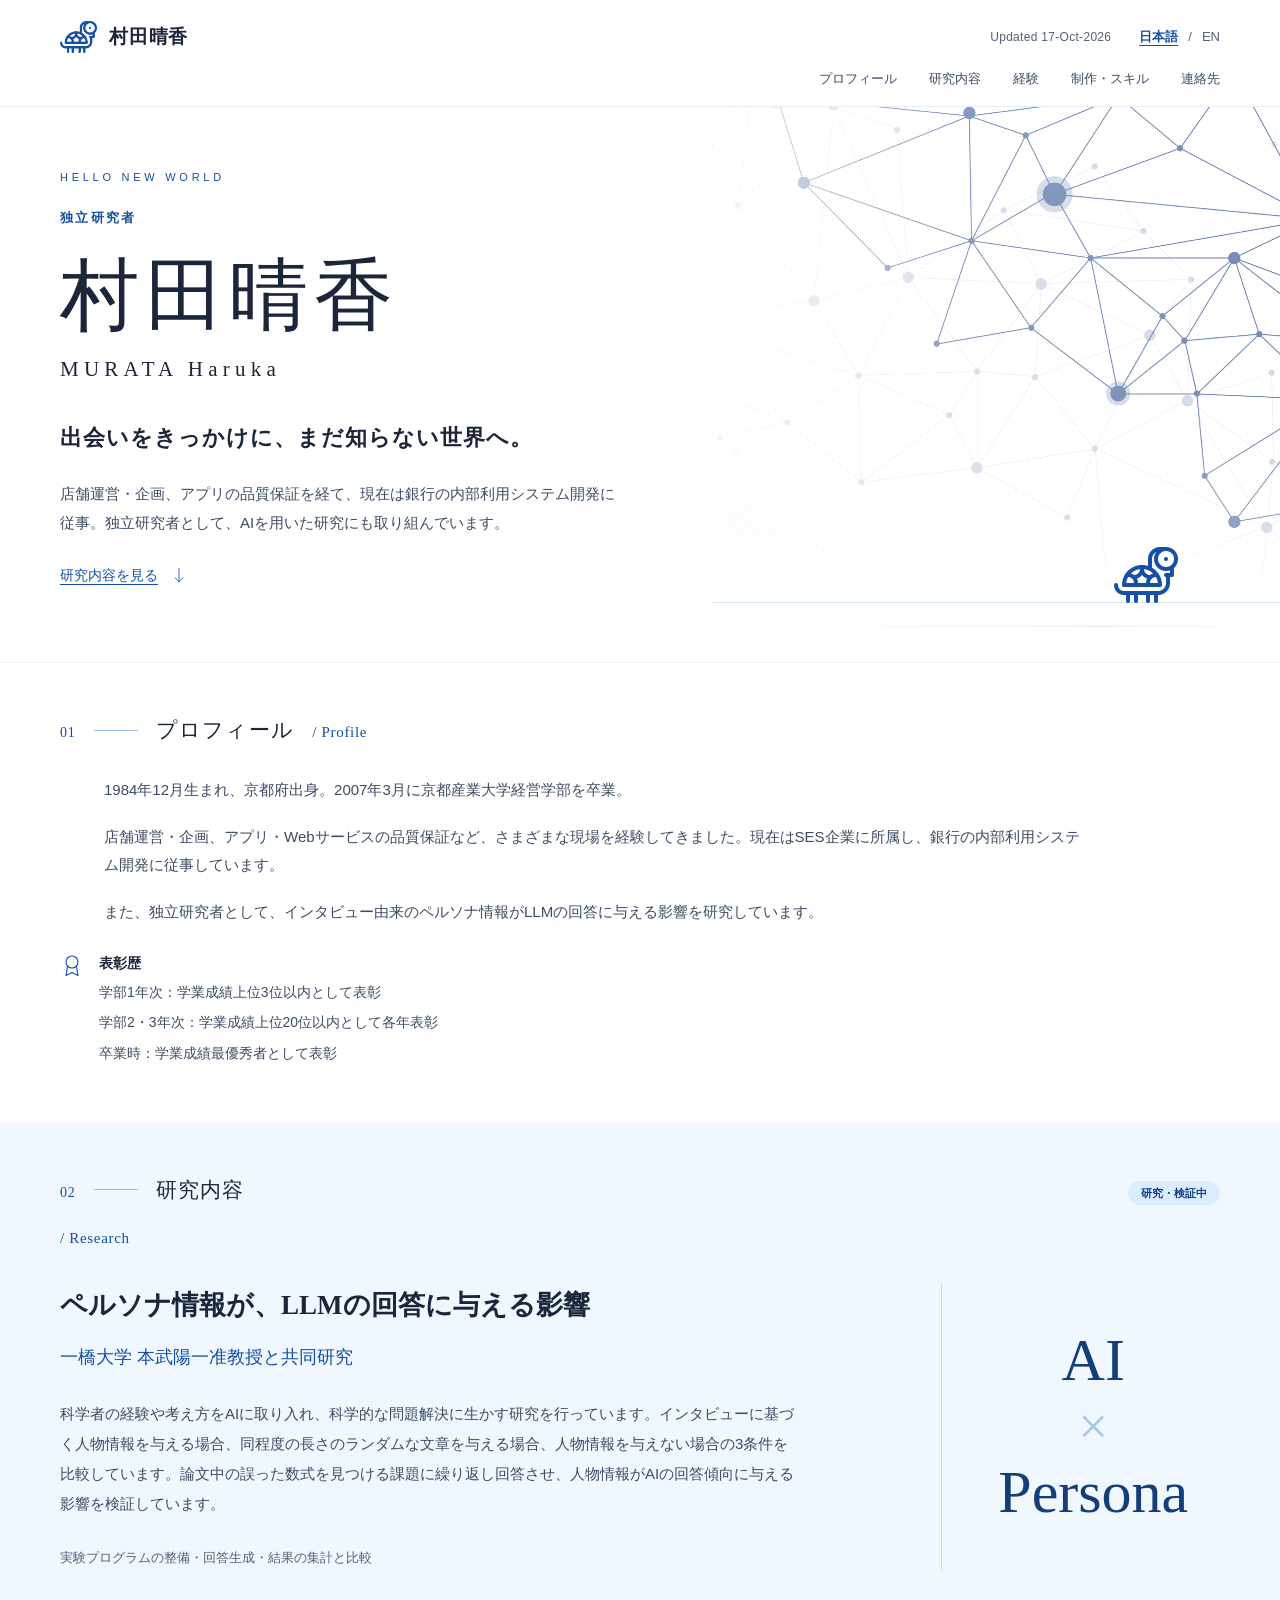
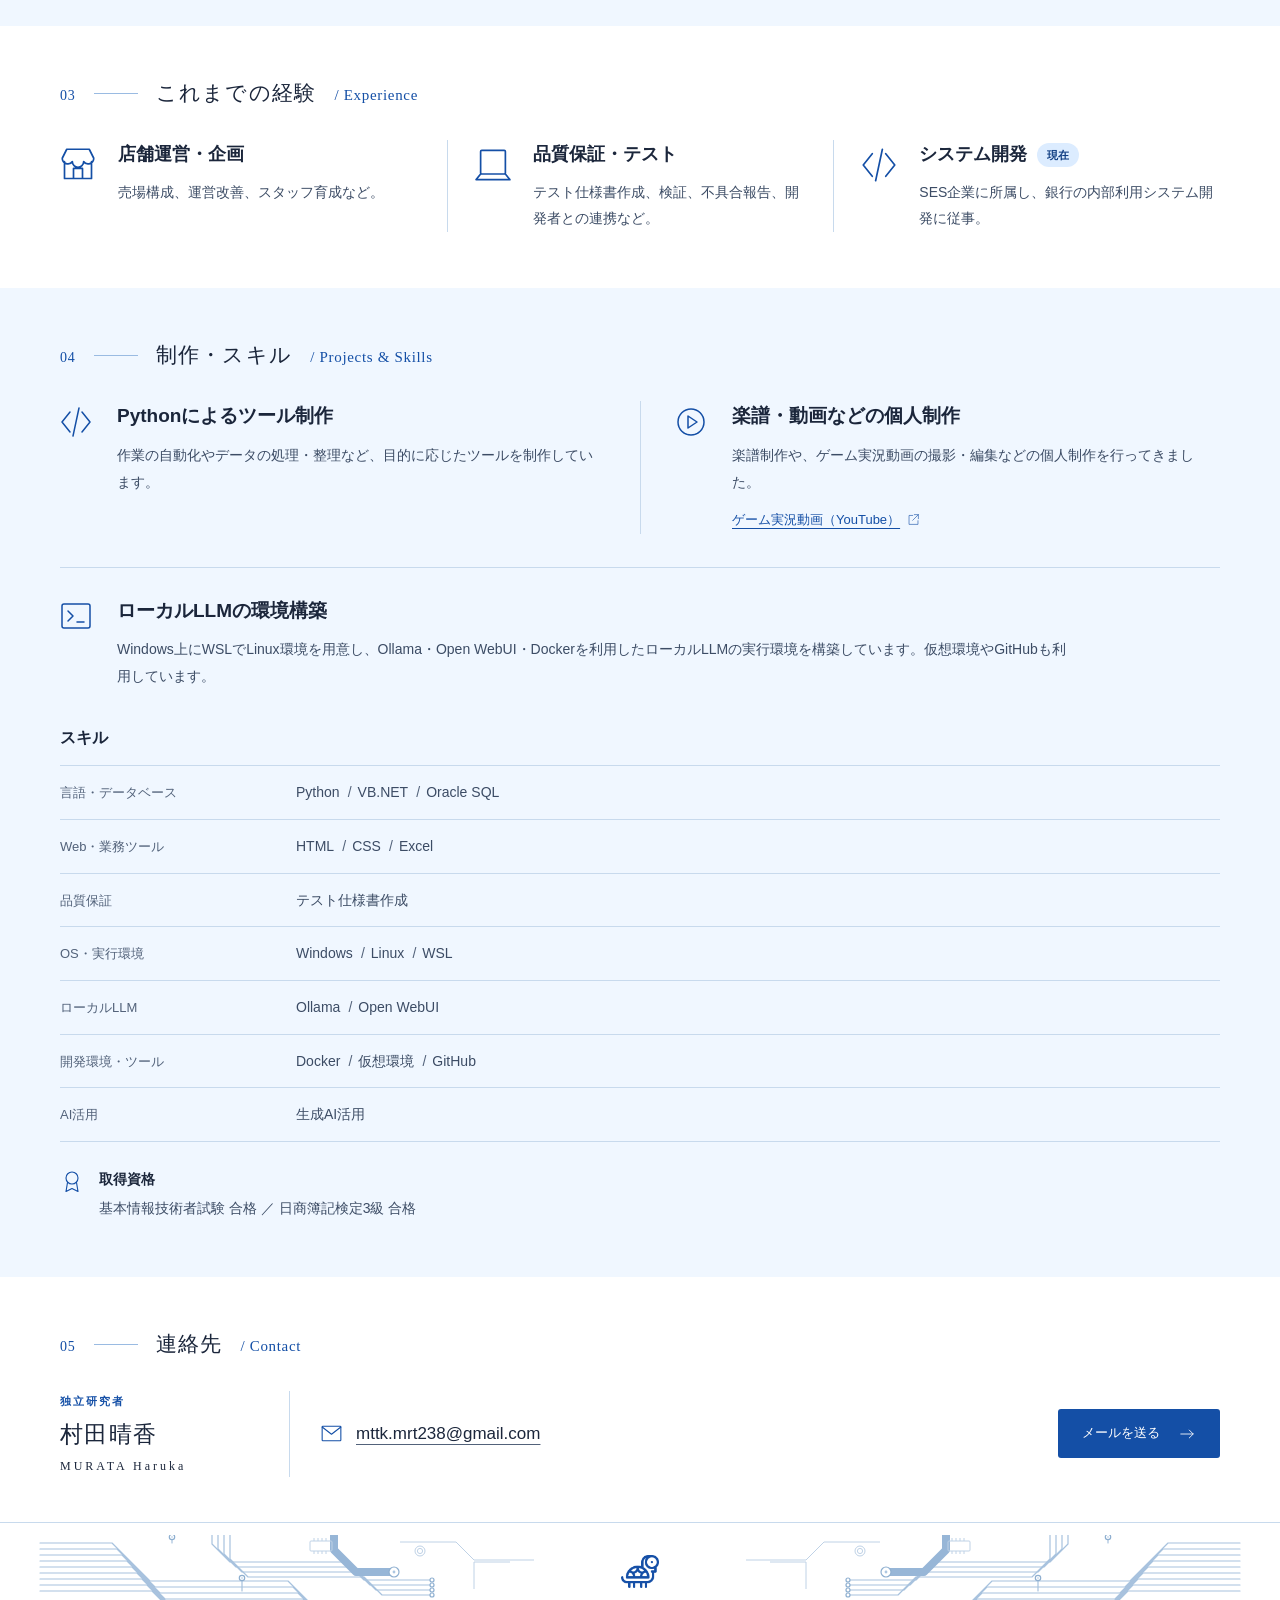
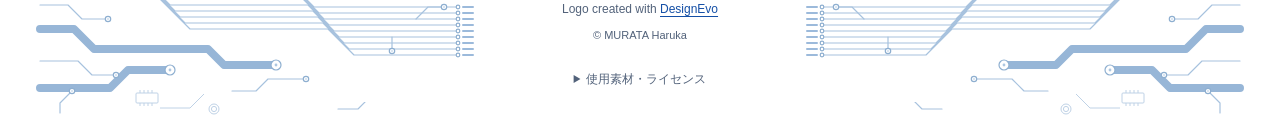
<file: index.html>
<!doctype html>
<html lang="ja">
<head>
  <meta charset="utf-8">
  <meta name="viewport" content="width=device-width, initial-scale=1">
  <meta name="color-scheme" content="light">
  <meta name="theme-color" content="#ffffff">
  <title>村田晴香 | 独立研究者</title>
  <meta name="description" content="独立研究者・村田晴香の自己紹介。AIを用いた共同研究、システム開発、品質保証、個人制作の取り組みを紹介します。">
  <link rel="canonical" href="https://tam829.github.io/pf/index.html">
  <link rel="alternate" hreflang="ja" href="https://tam829.github.io/pf/index.html">
  <link rel="alternate" hreflang="en" href="https://tam829.github.io/pf/en/index.html">
  <link rel="alternate" hreflang="x-default" href="https://tam829.github.io/pf/index.html">
  <meta property="og:type" content="website">
  <meta property="og:title" content="村田晴香 | 独立研究者">
  <meta property="og:description" content="独立研究者・村田晴香の自己紹介。AIを用いた共同研究、システム開発、品質保証、個人制作の取り組みを紹介します。">
  <meta property="og:url" content="https://tam829.github.io/pf/index.html">
  <meta property="og:locale" content="ja_JP">
  <meta property="og:locale:alternate" content="en_US">
  <meta property="og:image" content="https://tam829.github.io/pf/assets/og-image.png">
  <meta property="og:image:width" content="1200">
  <meta property="og:image:height" content="630">
  <meta property="og:image:alt" content="MURATA Haruka / Independent Researcher。青い亀とネットワーク模様のプロフィール画像。">
  <meta name="twitter:card" content="summary_large_image">
  <meta name="twitter:title" content="村田晴香 | 独立研究者">
  <meta name="twitter:description" content="独立研究者・村田晴香の自己紹介。AIを用いた共同研究、システム開発、品質保証、個人制作の取り組みを紹介します。">
  <meta name="twitter:image" content="https://tam829.github.io/pf/assets/og-image.png">
  <meta name="twitter:image:alt" content="MURATA Haruka / Independent Researcher。青い亀とネットワーク模様のプロフィール画像。">
  <link rel="icon" href="favicon.ico" sizes="any">
  <link rel="icon" type="image/png" sizes="256x256" href="assets/favicon.png">
  <link rel="apple-touch-icon" sizes="180x180" href="assets/apple-touch-icon.png">
  <link rel="stylesheet" href="assets/site.css">
  <script src="assets/site.js" defer></script>
</head>
<body>
<a class="skip-link" href="#main">本文へ移動</a>
<header class="site-header" id="home">
  <div class="container header-grid">
    <a class="brand" href="#home" aria-label="村田晴香 — トップへ戻る"><img class="turtle brand-turtle" src="assets/turtle.png" alt="" width="256" height="224" decoding="async"><span>村田晴香</span></a>
    <button class="menu-toggle" type="button" aria-expanded="false" aria-controls="main-navigation" aria-label="メニューを開く" data-open-label="メニューを開く" data-close-label="メニューを閉じる" hidden><span class="menu-lines" aria-hidden="true"></span></button>
    <time class="updated" datetime="2026-10-17">Updated 17-Oct-2026</time>
    <nav class="language-switch" aria-label="表示言語"><a href="index.html" lang="ja" hreflang="ja" data-language-link aria-current="page">日本語</a><span aria-hidden="true">/</span><a href="en/index.html" lang="en" hreflang="en" data-language-link>EN</a></nav>
    <nav class="main-navigation" id="main-navigation" aria-label="メインナビゲーション"><ul><li><a href="#profile">プロフィール</a></li><li><a href="#research">研究内容</a></li><li><a href="#experience">経験</a></li><li><a href="#projects">制作・スキル</a></li><li><a href="#contact">連絡先</a></li></ul></nav>
  </div>
</header>
<main id="main" tabindex="-1">
  <section class="hero" aria-labelledby="page-title">
    <div class="container hero-inner">
      <div class="hero-copy">
        <p class="hello" lang="en">HELLO NEW WORLD</p>
        <p class="role">独立研究者</p>
        <h1 id="page-title">村田晴香</h1>
        <p class="roman-name" lang="en">MURATA Haruka</p>
        <p class="tagline">出会いをきっかけに、まだ知らない世界へ。</p>
        <p class="intro">店舗運営・企画、アプリの品質保証を経て、現在は銀行の内部利用システム開発に従事。独立研究者として、AIを用いた研究にも取り組んでいます。</p>
        <a class="text-link hero-link" href="#research">研究内容を見る<svg class="icon " viewBox="0 0 32 32" width="32" height="32" fill="none" stroke="currentColor" stroke-width="1.5" stroke-linecap="round" stroke-linejoin="round" aria-hidden="true" focusable="false"><path d="M16 4v24M9 21l7 7 7-7"/></svg></a>
      </div>
      <div class="hero-art" aria-hidden="true"><div class="hero-ground"></div><img class="turtle hero-turtle" src="assets/turtle.png" alt="" width="256" height="224" decoding="async"></div>
    </div>
  </section>
  <section class="section profile-section" id="profile" aria-labelledby="profile-heading" tabindex="-1">
    <div class="container">
      <div class="section-heading"><span class="section-number" aria-hidden="true">01</span><span class="heading-rule" aria-hidden="true"></span><h2 id="profile-heading">プロフィール</h2><span class="section-translation" lang="en">/ Profile</span></div>
      <div class="section-body profile-copy"><p>1984年12月生まれ、京都府出身。2007年3月に京都産業大学経営学部を卒業。</p><p>店舗運営・企画、アプリ・Webサービスの品質保証など、さまざまな現場を経験してきました。現在はSES企業に所属し、銀行の内部利用システム開発に従事しています。</p><p>また、独立研究者として、インタビュー由来のペルソナ情報がLLMの回答に与える影響を研究しています。</p></div>
      <div class="qualification">
        <svg class="icon " viewBox="0 0 32 32" width="32" height="32" fill="none" stroke="currentColor" stroke-width="1.5" stroke-linecap="round" stroke-linejoin="round" aria-hidden="true" focusable="false"><circle cx="16" cy="12" r="8"/><path d="M10 18l-2 12 8-4 8 4-2-12"/></svg>
        <div>
          <h3>表彰歴</h3>
          <p>学部1年次：学業成績上位3位以内として表彰</p><p>学部2・3年次：学業成績上位20位以内として各年表彰</p><p>卒業時：学業成績最優秀者として表彰</p>
        </div>
      </div>
    </div>
  </section>
  <section class="section research-section" id="research" aria-labelledby="research-heading" tabindex="-1">
    <div class="container">
      <div class="research-top"><div class="section-heading"><span class="section-number" aria-hidden="true">02</span><span class="heading-rule" aria-hidden="true"></span><h2 id="research-heading">研究内容</h2><span class="section-translation" lang="en">/ Research</span></div><span class="status">研究・検証中</span></div>
      <div class="research-grid">
        <div class="research-copy"><h3>ペルソナ情報が、LLMの回答に与える影響</h3><p class="collaboration">一橋大学 本武陽一准教授と共同研究</p><p class="research-summary">科学者の経験や考え方をAIに取り入れ、科学的な問題解決に生かす研究を行っています。インタビューに基づく人物情報を与える場合、同程度の長さのランダムな文章を与える場合、人物情報を与えない場合の3条件を比較しています。論文中の誤った数式を見つける課題に繰り返し回答させ、人物情報がAIの回答傾向に与える影響を検証しています。</p><p class="research-tasks">実験プログラムの整備・回答生成・結果の集計と比較</p></div>
        <div class="research-wordmark" aria-hidden="true"><span>AI</span><span class="times">×</span><span>Persona</span></div>
      </div>
    </div>
  </section>
  <section class="section experience-section" id="experience" aria-labelledby="experience-heading" tabindex="-1">
        <div class="container">
      <div class="section-heading"><span class="section-number" aria-hidden="true">03</span><span class="heading-rule" aria-hidden="true"></span><h2 id="experience-heading">これまでの経験</h2><span class="section-translation" lang="en">/ Experience</span></div>
      <div class="experience-grid"><article class="experience-item"><svg class="icon " viewBox="0 0 32 32" width="32" height="32" fill="none" stroke="currentColor" stroke-width="1.5" stroke-linecap="round" stroke-linejoin="round" aria-hidden="true" focusable="false"><path d="M4 13v15h24V13M2 10l4-8h20l4 8M2 10a5 5 0 0 0 9 3 5 5 0 0 0 10 0 5 5 0 0 0 9-3M12 28v-9h8v9"/></svg><div><h3>店舗運営・企画 </h3><p>売場構成、運営改善、スタッフ育成など。</p></div></article><article class="experience-item"><svg class="icon " viewBox="0 0 32 32" width="32" height="32" fill="none" stroke="currentColor" stroke-width="1.5" stroke-linecap="round" stroke-linejoin="round" aria-hidden="true" focusable="false"><rect x="5" y="3" width="22" height="21" rx="1"/><path d="M5 24l-4 5h30l-4-5"/></svg><div><h3>品質保証・テスト </h3><p>テスト仕様書作成、検証、不具合報告、開発者との連携など。</p></div></article><article class="experience-item"><svg class="icon " viewBox="0 0 32 32" width="32" height="32" fill="none" stroke="currentColor" stroke-width="1.5" stroke-linecap="round" stroke-linejoin="round" aria-hidden="true" focusable="false"><path d="M10 6L2 16l8 10M22 6l8 10-8 10M19 2l-6 28"/></svg><div><h3>システム開発 <span class="badge">現在</span></h3><p>SES企業に所属し、銀行の内部利用システム開発に従事。</p></div></article></div>
    </div>
  </section>
  <section class="section projects-section" id="projects" aria-labelledby="projects-heading" tabindex="-1">
    <div class="container">
      <div class="section-heading"><span class="section-number" aria-hidden="true">04</span><span class="heading-rule" aria-hidden="true"></span><h2 id="projects-heading">制作・スキル</h2><span class="section-translation" lang="en">/ Projects &amp; Skills</span></div>
      <div class="project-grid"><article class="project-item"><svg class="icon " viewBox="0 0 32 32" width="32" height="32" fill="none" stroke="currentColor" stroke-width="1.5" stroke-linecap="round" stroke-linejoin="round" aria-hidden="true" focusable="false"><path d="M10 6L2 16l8 10M22 6l8 10-8 10M19 2l-6 28"/></svg><div><h3>Pythonによるツール制作</h3><p>作業の自動化やデータの処理・整理など、目的に応じたツールを制作しています。</p></div></article><article class="project-item"><svg class="icon " viewBox="0 0 32 32" width="32" height="32" fill="none" stroke="currentColor" stroke-width="1.5" stroke-linecap="round" stroke-linejoin="round" aria-hidden="true" focusable="false"><circle cx="16" cy="16" r="13"/><path d="M13 10l9 6-9 6z"/></svg><div><h3>楽譜・動画などの個人制作</h3><p>楽譜制作や、ゲーム実況動画の撮影・編集などの個人制作を行ってきました。</p><p class="project-link"><a href="https://www.youtube.com/@zougames7703" target="_blank" rel="noopener noreferrer">ゲーム実況動画（YouTube）<svg class="icon " viewBox="0 0 32 32" width="32" height="32" fill="none" stroke="currentColor" stroke-width="1.5" stroke-linecap="round" stroke-linejoin="round" aria-hidden="true" focusable="false"><path d="M18 4h10v10M28 4L14 18M14 6H5v22h22v-9"/></svg><span class="visually-hidden"> — 新しいタブで開きます</span></a></p></div></article></div>
      <article class="local-llm"><svg class="icon " viewBox="0 0 32 32" width="32" height="32" fill="none" stroke="currentColor" stroke-width="1.5" stroke-linecap="round" stroke-linejoin="round" aria-hidden="true" focusable="false"><rect x="2" y="4" width="28" height="24" rx="2"/><path d="M8 11l5 5-5 5M17 22h7"/></svg><div><h3>ローカルLLMの環境構築</h3><p>Windows上にWSLでLinux環境を用意し、Ollama・Open WebUI・Dockerを利用したローカルLLMの実行環境を構築しています。仮想環境やGitHubも利用しています。</p></div></article>
      <div class="skills-block"><h3>スキル</h3><dl class="skills-list"><div class="skill-row"><dt>言語・データベース</dt><dd><span class="skill">Python</span><span class="skill">VB.NET</span><span class="skill">Oracle SQL</span></dd></div><div class="skill-row"><dt>Web・業務ツール</dt><dd><span class="skill">HTML</span><span class="skill">CSS</span><span class="skill">Excel</span></dd></div><div class="skill-row"><dt>品質保証</dt><dd><span class="skill">テスト仕様書作成</span></dd></div><div class="skill-row"><dt>OS・実行環境</dt><dd><span class="skill">Windows</span><span class="skill">Linux</span><span class="skill">WSL</span></dd></div><div class="skill-row"><dt>ローカルLLM</dt><dd><span class="skill">Ollama</span><span class="skill">Open WebUI</span></dd></div><div class="skill-row"><dt>開発環境・ツール</dt><dd><span class="skill">Docker</span><span class="skill">仮想環境</span><span class="skill">GitHub</span></dd></div><div class="skill-row"><dt>AI活用</dt><dd><span class="skill">生成AI活用</span></dd></div></dl></div>
      <div class="qualification"><svg class="icon " viewBox="0 0 32 32" width="32" height="32" fill="none" stroke="currentColor" stroke-width="1.5" stroke-linecap="round" stroke-linejoin="round" aria-hidden="true" focusable="false"><circle cx="16" cy="12" r="8"/><path d="M10 18l-2 12 8-4 8 4-2-12"/></svg><div><h3>取得資格</h3><p>基本情報技術者試験 合格 ／ 日商簿記検定3級 合格</p></div></div>
    </div>
  </section>
  <section class="section contact-section" id="contact" aria-labelledby="contact-heading" tabindex="-1">
    <div class="container"><div class="section-heading"><span class="section-number" aria-hidden="true">05</span><span class="heading-rule" aria-hidden="true"></span><h2 id="contact-heading">連絡先</h2><span class="section-translation" lang="en">/ Contact</span></div>
      <div class="contact-grid"><div class="contact-identity"><p class="role">独立研究者</p><p class="contact-name">村田晴香</p><p class="roman-name" lang="en">MURATA Haruka</p></div>
      <a class="email" href="mailto:mttk.mrt238@gmail.com"><svg class="icon " viewBox="0 0 32 32" width="32" height="32" fill="none" stroke="currentColor" stroke-width="1.5" stroke-linecap="round" stroke-linejoin="round" aria-hidden="true" focusable="false"><rect x="3" y="6" width="26" height="20" rx="1"/><path d="M3 7l13 10L29 7"/></svg><span>mttk.mrt238@gmail.com</span></a>
      <a class="button" href="mailto:mttk.mrt238@gmail.com">メールを送る<svg class="icon " viewBox="0 0 32 32" width="32" height="32" fill="none" stroke="currentColor" stroke-width="1.5" stroke-linecap="round" stroke-linejoin="round" aria-hidden="true" focusable="false"><path d="M5 16h22M20 9l7 7-7 7"/></svg></a></div>
    </div>
  </section>
</main>
<footer class="site-footer">
  <div class="container footer-content">
    <img class="turtle footer-turtle" src="assets/turtle.png" alt="" width="256" height="224" decoding="async">
    <p class="logo-credit" lang="en">Logo created with <a href="https://www.designevo.com/">DesignEvo</a></p>
    <small>© MURATA Haruka</small>
    <details class="licenses" id="licenses">
      <summary>使用素材・ライセンス</summary>
      <div class="licenses-content">
        <p>亀のロゴ：<a href="https://www.designevo.com/">DesignEvo</a> / <a href="https://www.designevo.com/terms.html">利用条件</a></p>
        <p>ネットワーク・回路模様、UIアイコン：本サイト用に作成。</p>
      </div>
    </details>
  </div>
</footer>
</body>
</html>
</file>
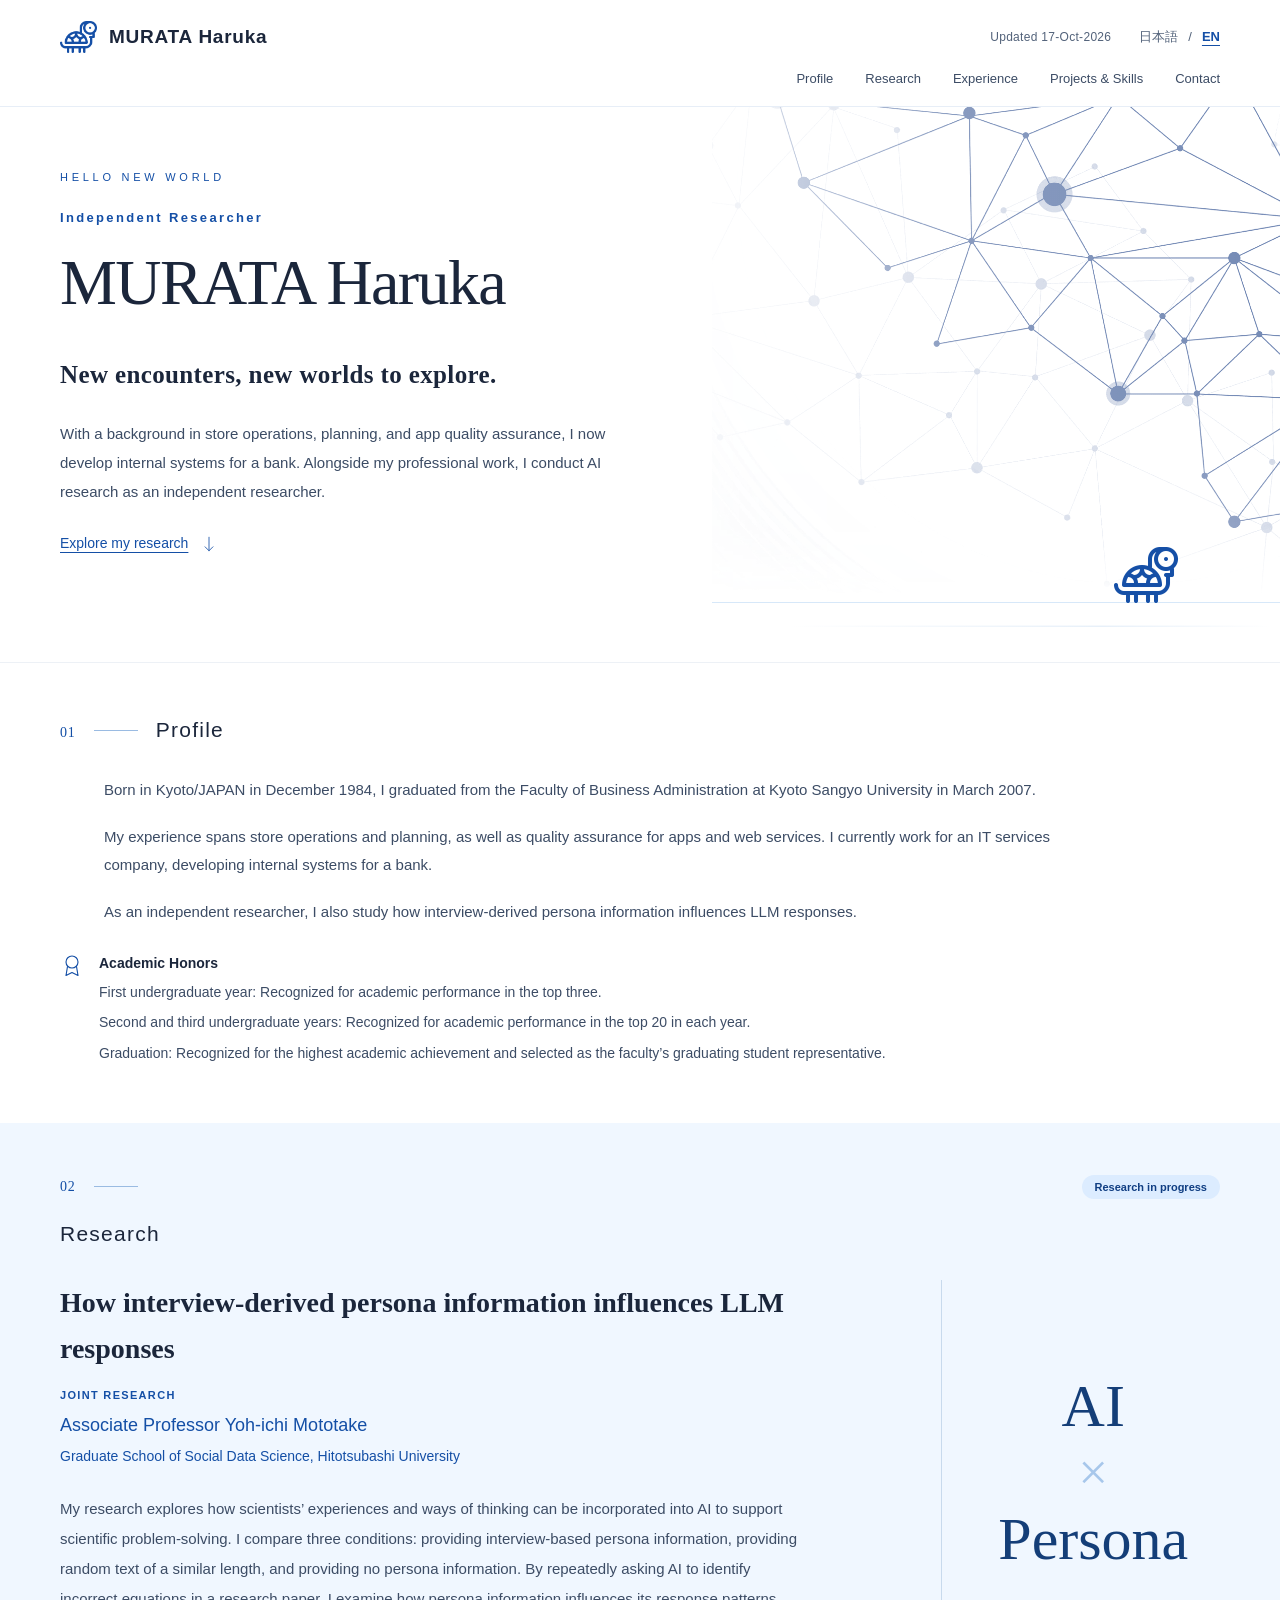
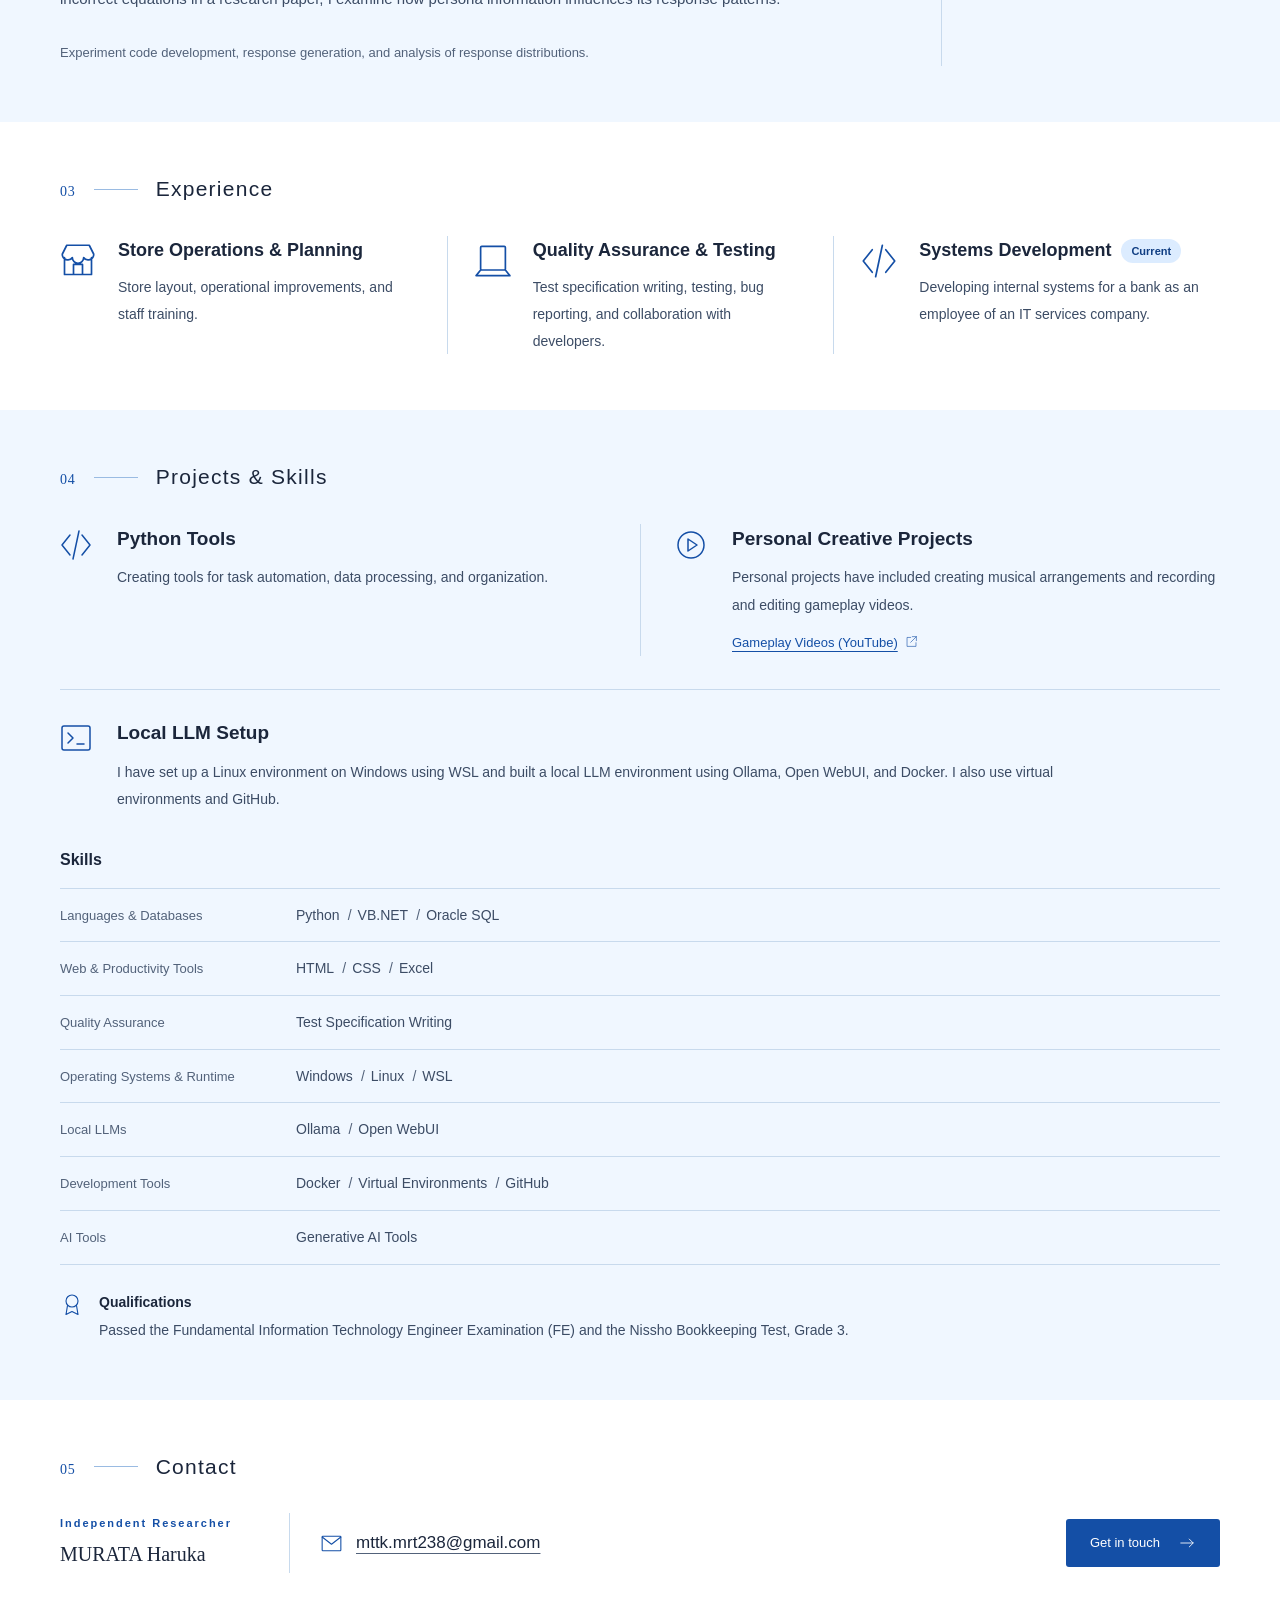
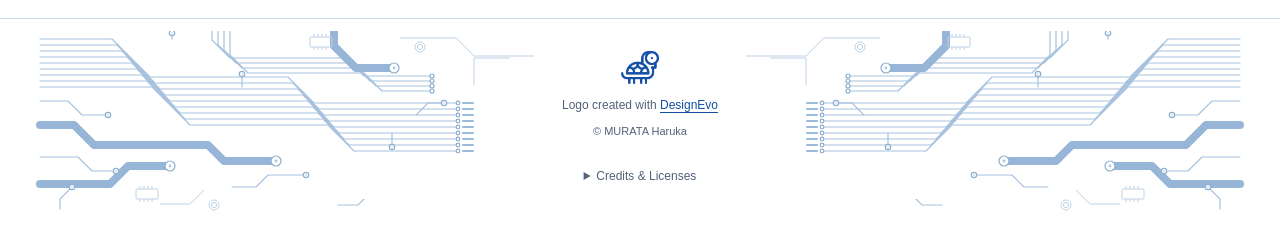
<file: en/index.html>
<!doctype html>
<html lang="en">
<head>
  <meta charset="utf-8">
  <meta name="viewport" content="width=device-width, initial-scale=1">
  <meta name="color-scheme" content="light">
  <meta name="theme-color" content="#ffffff">
  <title>MURATA Haruka | Independent Researcher</title>
  <meta name="description" content="Personal website of MURATA Haruka, an independent researcher. Explore my collaborative AI research, systems development, quality assurance, and personal projects.">
  <link rel="canonical" href="https://tam829.github.io/pf/en/index.html">
  <link rel="alternate" hreflang="ja" href="https://tam829.github.io/pf/index.html">
  <link rel="alternate" hreflang="en" href="https://tam829.github.io/pf/en/index.html">
  <link rel="alternate" hreflang="x-default" href="https://tam829.github.io/pf/index.html">
  <meta property="og:type" content="website">
  <meta property="og:title" content="MURATA Haruka | Independent Researcher">
  <meta property="og:description" content="Personal website of MURATA Haruka, an independent researcher. Explore my collaborative AI research, systems development, quality assurance, and personal projects.">
  <meta property="og:url" content="https://tam829.github.io/pf/en/index.html">
  <meta property="og:locale" content="en_US">
  <meta property="og:locale:alternate" content="ja_JP">
  <meta property="og:image" content="https://tam829.github.io/pf/assets/og-image.png">
  <meta property="og:image:width" content="1200">
  <meta property="og:image:height" content="630">
  <meta property="og:image:alt" content="MURATA Haruka / Independent Researcher, with a blue turtle and a subtle network pattern.">
  <meta name="twitter:card" content="summary_large_image">
  <meta name="twitter:title" content="MURATA Haruka | Independent Researcher">
  <meta name="twitter:description" content="Personal website of MURATA Haruka, an independent researcher. Explore my collaborative AI research, systems development, quality assurance, and personal projects.">
  <meta name="twitter:image" content="https://tam829.github.io/pf/assets/og-image.png">
  <meta name="twitter:image:alt" content="MURATA Haruka / Independent Researcher, with a blue turtle and a subtle network pattern.">
  <link rel="icon" href="../favicon.ico" sizes="any">
  <link rel="icon" type="image/png" sizes="256x256" href="../assets/favicon.png">
  <link rel="apple-touch-icon" sizes="180x180" href="../assets/apple-touch-icon.png">
  <link rel="stylesheet" href="../assets/site.css">
  <script src="../assets/site.js" defer></script>
</head>
<body>
<a class="skip-link" href="#main">Skip to content</a>
<header class="site-header" id="home">
  <div class="container header-grid">
    <a class="brand" href="#home" aria-label="MURATA Haruka — Back to top"><img class="turtle brand-turtle" src="../assets/turtle.png" alt="" width="256" height="224" decoding="async"><span>MURATA Haruka</span></a>
    <button class="menu-toggle" type="button" aria-expanded="false" aria-controls="main-navigation" aria-label="Open menu" data-open-label="Open menu" data-close-label="Close menu" hidden><span class="menu-lines" aria-hidden="true"></span></button>
    <time class="updated" datetime="2026-10-17">Updated 17-Oct-2026</time>
    <nav class="language-switch" aria-label="Language"><a href="../index.html" lang="ja" hreflang="ja" data-language-link>日本語</a><span aria-hidden="true">/</span><a href="../en/index.html" lang="en" hreflang="en" data-language-link aria-current="page">EN</a></nav>
    <nav class="main-navigation" id="main-navigation" aria-label="Main navigation"><ul><li><a href="#profile">Profile</a></li><li><a href="#research">Research</a></li><li><a href="#experience">Experience</a></li><li><a href="#projects">Projects &amp; Skills</a></li><li><a href="#contact">Contact</a></li></ul></nav>
  </div>
</header>
<main id="main" tabindex="-1">
  <section class="hero" aria-labelledby="page-title">
    <div class="container hero-inner">
      <div class="hero-copy">
        <p class="hello" lang="en">HELLO NEW WORLD</p>
        <p class="role">Independent Researcher</p>
        <h1 id="page-title">MURATA Haruka</h1>

        <p class="tagline">New encounters, new worlds to explore.</p>
        <p class="intro">With a background in store operations, planning, and app quality assurance, I now develop internal systems for a bank. Alongside my professional work, I conduct AI research as an independent researcher.</p>
        <a class="text-link hero-link" href="#research">Explore my research<svg class="icon " viewBox="0 0 32 32" width="32" height="32" fill="none" stroke="currentColor" stroke-width="1.5" stroke-linecap="round" stroke-linejoin="round" aria-hidden="true" focusable="false"><path d="M16 4v24M9 21l7 7 7-7"/></svg></a>
      </div>
      <div class="hero-art" aria-hidden="true"><div class="hero-ground"></div><img class="turtle hero-turtle" src="../assets/turtle.png" alt="" width="256" height="224" decoding="async"></div>
    </div>
  </section>
  <section class="section profile-section" id="profile" aria-labelledby="profile-heading" tabindex="-1">
    <div class="container">
      <div class="section-heading"><span class="section-number" aria-hidden="true">01</span><span class="heading-rule" aria-hidden="true"></span><h2 id="profile-heading">Profile</h2></div>
      <div class="section-body profile-copy"><p>Born in Kyoto/JAPAN in December 1984, I graduated from the Faculty of Business Administration at Kyoto Sangyo University in March 2007.</p><p>My experience spans store operations and planning, as well as quality assurance for apps and web services. I currently work for an IT services company, developing internal systems for a bank.</p><p>As an independent researcher, I also study how interview-derived persona information influences LLM responses.</p></div>
      <div class="qualification">
        <svg class="icon " viewBox="0 0 32 32" width="32" height="32" fill="none" stroke="currentColor" stroke-width="1.5" stroke-linecap="round" stroke-linejoin="round" aria-hidden="true" focusable="false"><circle cx="16" cy="12" r="8"/><path d="M10 18l-2 12 8-4 8 4-2-12"/></svg>
        <div>
          <h3>Academic Honors</h3>
          <p>First undergraduate year: Recognized for academic performance in the top three.</p><p>Second and third undergraduate years: Recognized for academic performance in the top 20 in each year.</p><p>Graduation: Recognized for the highest academic achievement and selected as the faculty’s graduating student representative.</p>
        </div>
      </div>
    </div>
  </section>
  <section class="section research-section" id="research" aria-labelledby="research-heading" tabindex="-1">
    <div class="container">
      <div class="research-top"><div class="section-heading"><span class="section-number" aria-hidden="true">02</span><span class="heading-rule" aria-hidden="true"></span><h2 id="research-heading">Research</h2></div><span class="status">Research in progress</span></div>
      <div class="research-grid">
        <div class="research-copy"><h3>How interview-derived persona information influences LLM responses</h3><div class="collaboration"><p class="collaboration-label">Joint Research</p><p>Associate Professor Yoh-ichi Mototake</p><p class="collaboration-school">Graduate School of Social Data Science, Hitotsubashi University</p></div><p class="research-summary">My research explores how scientists’ experiences and ways of thinking can be incorporated into AI to support scientific problem-solving. I compare three conditions: providing interview-based persona information, providing random text of a similar length, and providing no persona information. By repeatedly asking AI to identify incorrect equations in a research paper, I examine how persona information influences its response patterns.</p><p class="research-tasks">Experiment code development, response generation, and analysis of response distributions.</p></div>
        <div class="research-wordmark" aria-hidden="true"><span>AI</span><span class="times">×</span><span>Persona</span></div>
      </div>
    </div>
  </section>
  <section class="section experience-section" id="experience" aria-labelledby="experience-heading" tabindex="-1">
        <div class="container">
      <div class="section-heading"><span class="section-number" aria-hidden="true">03</span><span class="heading-rule" aria-hidden="true"></span><h2 id="experience-heading">Experience</h2></div>
      <div class="experience-grid"><article class="experience-item"><svg class="icon " viewBox="0 0 32 32" width="32" height="32" fill="none" stroke="currentColor" stroke-width="1.5" stroke-linecap="round" stroke-linejoin="round" aria-hidden="true" focusable="false"><path d="M4 13v15h24V13M2 10l4-8h20l4 8M2 10a5 5 0 0 0 9 3 5 5 0 0 0 10 0 5 5 0 0 0 9-3M12 28v-9h8v9"/></svg><div><h3>Store Operations &amp; Planning </h3><p>Store layout, operational improvements, and staff training.</p></div></article><article class="experience-item"><svg class="icon " viewBox="0 0 32 32" width="32" height="32" fill="none" stroke="currentColor" stroke-width="1.5" stroke-linecap="round" stroke-linejoin="round" aria-hidden="true" focusable="false"><rect x="5" y="3" width="22" height="21" rx="1"/><path d="M5 24l-4 5h30l-4-5"/></svg><div><h3>Quality Assurance &amp; Testing </h3><p>Test specification writing, testing, bug reporting, and collaboration with developers.</p></div></article><article class="experience-item"><svg class="icon " viewBox="0 0 32 32" width="32" height="32" fill="none" stroke="currentColor" stroke-width="1.5" stroke-linecap="round" stroke-linejoin="round" aria-hidden="true" focusable="false"><path d="M10 6L2 16l8 10M22 6l8 10-8 10M19 2l-6 28"/></svg><div><h3>Systems Development <span class="badge">Current</span></h3><p>Developing internal systems for a bank as an employee of an IT services company.</p></div></article></div>
    </div>
  </section>
  <section class="section projects-section" id="projects" aria-labelledby="projects-heading" tabindex="-1">
    <div class="container">
      <div class="section-heading"><span class="section-number" aria-hidden="true">04</span><span class="heading-rule" aria-hidden="true"></span><h2 id="projects-heading">Projects &amp; Skills</h2></div>
      <div class="project-grid"><article class="project-item"><svg class="icon " viewBox="0 0 32 32" width="32" height="32" fill="none" stroke="currentColor" stroke-width="1.5" stroke-linecap="round" stroke-linejoin="round" aria-hidden="true" focusable="false"><path d="M10 6L2 16l8 10M22 6l8 10-8 10M19 2l-6 28"/></svg><div><h3>Python Tools</h3><p>Creating tools for task automation, data processing, and organization.</p></div></article><article class="project-item"><svg class="icon " viewBox="0 0 32 32" width="32" height="32" fill="none" stroke="currentColor" stroke-width="1.5" stroke-linecap="round" stroke-linejoin="round" aria-hidden="true" focusable="false"><circle cx="16" cy="16" r="13"/><path d="M13 10l9 6-9 6z"/></svg><div><h3>Personal Creative Projects</h3><p>Personal projects have included creating musical arrangements and recording and editing gameplay videos.</p><p class="project-link"><a href="https://www.youtube.com/@zougames7703" target="_blank" rel="noopener noreferrer">Gameplay Videos (YouTube)<svg class="icon " viewBox="0 0 32 32" width="32" height="32" fill="none" stroke="currentColor" stroke-width="1.5" stroke-linecap="round" stroke-linejoin="round" aria-hidden="true" focusable="false"><path d="M18 4h10v10M28 4L14 18M14 6H5v22h22v-9"/></svg><span class="visually-hidden"> — Opens in a new tab</span></a></p></div></article></div>
      <article class="local-llm"><svg class="icon " viewBox="0 0 32 32" width="32" height="32" fill="none" stroke="currentColor" stroke-width="1.5" stroke-linecap="round" stroke-linejoin="round" aria-hidden="true" focusable="false"><rect x="2" y="4" width="28" height="24" rx="2"/><path d="M8 11l5 5-5 5M17 22h7"/></svg><div><h3>Local LLM Setup</h3><p>I have set up a Linux environment on Windows using WSL and built a local LLM environment using Ollama, Open WebUI, and Docker. I also use virtual environments and GitHub.</p></div></article>
      <div class="skills-block"><h3>Skills</h3><dl class="skills-list"><div class="skill-row"><dt>Languages &amp; Databases</dt><dd><span class="skill">Python</span><span class="skill">VB.NET</span><span class="skill">Oracle SQL</span></dd></div><div class="skill-row"><dt>Web &amp; Productivity Tools</dt><dd><span class="skill">HTML</span><span class="skill">CSS</span><span class="skill">Excel</span></dd></div><div class="skill-row"><dt>Quality Assurance</dt><dd><span class="skill">Test Specification Writing</span></dd></div><div class="skill-row"><dt>Operating Systems &amp; Runtime</dt><dd><span class="skill">Windows</span><span class="skill">Linux</span><span class="skill">WSL</span></dd></div><div class="skill-row"><dt>Local LLMs</dt><dd><span class="skill">Ollama</span><span class="skill">Open WebUI</span></dd></div><div class="skill-row"><dt>Development Tools</dt><dd><span class="skill">Docker</span><span class="skill">Virtual Environments</span><span class="skill">GitHub</span></dd></div><div class="skill-row"><dt>AI Tools</dt><dd><span class="skill">Generative AI Tools</span></dd></div></dl></div>
      <div class="qualification"><svg class="icon " viewBox="0 0 32 32" width="32" height="32" fill="none" stroke="currentColor" stroke-width="1.5" stroke-linecap="round" stroke-linejoin="round" aria-hidden="true" focusable="false"><circle cx="16" cy="12" r="8"/><path d="M10 18l-2 12 8-4 8 4-2-12"/></svg><div><h3>Qualifications</h3><p>Passed the Fundamental Information Technology Engineer Examination (FE) and the Nissho Bookkeeping Test, Grade 3.</p></div></div>
    </div>
  </section>
  <section class="section contact-section" id="contact" aria-labelledby="contact-heading" tabindex="-1">
    <div class="container"><div class="section-heading"><span class="section-number" aria-hidden="true">05</span><span class="heading-rule" aria-hidden="true"></span><h2 id="contact-heading">Contact</h2></div>
      <div class="contact-grid"><div class="contact-identity"><p class="role">Independent Researcher</p><p class="contact-name">MURATA Haruka</p></div>
      <a class="email" href="mailto:mttk.mrt238@gmail.com"><svg class="icon " viewBox="0 0 32 32" width="32" height="32" fill="none" stroke="currentColor" stroke-width="1.5" stroke-linecap="round" stroke-linejoin="round" aria-hidden="true" focusable="false"><rect x="3" y="6" width="26" height="20" rx="1"/><path d="M3 7l13 10L29 7"/></svg><span>mttk.mrt238@gmail.com</span></a>
      <a class="button" href="mailto:mttk.mrt238@gmail.com">Get in touch<svg class="icon " viewBox="0 0 32 32" width="32" height="32" fill="none" stroke="currentColor" stroke-width="1.5" stroke-linecap="round" stroke-linejoin="round" aria-hidden="true" focusable="false"><path d="M5 16h22M20 9l7 7-7 7"/></svg></a></div>
    </div>
  </section>
</main>
<footer class="site-footer">
  <div class="container footer-content">
    <img class="turtle footer-turtle" src="../assets/turtle.png" alt="" width="256" height="224" decoding="async">
    <p class="logo-credit" lang="en">Logo created with <a href="https://www.designevo.com/">DesignEvo</a></p>
    <small>© MURATA Haruka</small>
    <details class="licenses" id="licenses">
      <summary>Credits &amp; Licenses</summary>
      <div class="licenses-content">
        <p>Turtle logo: <a href="https://www.designevo.com/">DesignEvo</a> / <a href="https://www.designevo.com/terms.html">Terms of use</a></p>
        <p>Network and circuit patterns, UI icons: Created for this website.</p>
      </div>
    </details>
  </div>
</footer>
</body>
</html>
</file>
<file: assets/site.css>
/* Shared by both static pages. No external fonts or runtime dependencies. */
:root {
  color-scheme: light;
  --ink: #1b263b;
  --body: #3c4c65;
  --muted: #52627a;
  --blue: #144fa6;
  --blue-dark: #103e83;
  --pale: #f0f7ff;
  --badge: #dcecff;
  --rule: #c8daed;
  --serif: "Yu Mincho", "Hiragino Mincho ProN", "Noto Serif CJK JP", "Noto Serif JP", "Times New Roman", serif;
  --sans: -apple-system, BlinkMacSystemFont, "Segoe UI", "Hiragino Kaku Gothic ProN", "Yu Gothic", "Meiryo", sans-serif;
}
*, *::before, *::after { box-sizing: border-box; }
html { scroll-behavior: smooth; -webkit-text-size-adjust: 100%; }
body { margin: 0; background: #fff; color: var(--body); font-family: var(--sans); font-size: 16px; line-height: 1.9; overflow-wrap: break-word; }
[hidden] { display: none !important; }
img, svg { max-width: 100%; }
a { color: var(--blue); text-decoration-thickness: 1px; text-underline-offset: .28em; }
a:hover { color: var(--blue-dark); }
button, a { -webkit-tap-highlight-color: transparent; }
button { font: inherit; }
a:focus-visible, button:focus-visible { outline: 3px solid var(--blue); outline-offset: 5px; border-radius: 2px; }
h1, h2, h3, p, dl, dd { margin: 0; }
h1, h2, h3 { color: var(--ink); }
h3 { font-size: 19px; line-height: 1.6; font-weight: 600; }
p + p { margin-top: 1.2em; }
.container { width: min(1160px, calc(100% - 112px)); margin-inline: auto; }
.visually-hidden { position: absolute; width: 1px; height: 1px; padding: 0; margin: -1px; overflow: hidden; clip-path: inset(50%); white-space: nowrap; border: 0; }
.skip-link { position: fixed; top: 8px; left: 16px; z-index: 10; transform: translateY(-180%); background: white; border: 2px solid var(--blue); padding: 8px 16px; }
.skip-link:focus { transform: none; }
.icon { width: 32px; height: 32px; flex: 0 0 32px; color: var(--blue); }
.turtle { display: block; height: auto; object-fit: contain; }
.site-header { border-bottom: 1px solid #e7eef7; background: #fff; }
.header-grid { display: grid; grid-template-columns: minmax(0, 1fr) auto auto; grid-template-areas: "brand updated language" "nav nav nav"; align-items: center; gap: 8px 28px; padding-block: 19px 10px; }
.brand { grid-area: brand; display: inline-flex; align-items: center; gap: 12px; width: fit-content; max-width: 100%; color: var(--ink); font-size: 19px; font-weight: 600; letter-spacing: .04em; text-decoration: none; }
.brand-turtle { width: 37px; flex: 0 0 37px; }
.updated { grid-area: updated; color: var(--muted); font-size: 12px; white-space: nowrap; letter-spacing: .025em; }
.language-switch { grid-area: language; display: flex; gap: 10px; align-items: center; font-size: 13px; white-space: nowrap; }
.language-switch a { padding-block: 5px; color: var(--muted); text-decoration: none; }
.language-switch a[aria-current="page"] { color: var(--blue); text-decoration: underline; font-weight: 700; }
.language-switch > span { color: var(--muted); }
.main-navigation { grid-area: nav; }
.main-navigation ul { list-style: none; display: flex; justify-content: flex-end; flex-wrap: wrap; gap: 12px 32px; padding: 0; margin: 0; }
.main-navigation a { display: inline-block; padding-block: 4px; color: var(--body); font-size: 13px; text-decoration: none; }
.main-navigation a:hover { color: var(--blue); text-decoration: underline; }
.menu-toggle { grid-area: toggle; width: 44px; height: 44px; align-items: center; justify-content: center; background: #fff; color: var(--blue); border: 1px solid var(--blue); border-radius: 3px; cursor: pointer; padding: 9px; }
.menu-lines, .menu-lines::before, .menu-lines::after { display: block; width: 22px; height: 2px; background: currentColor; position: relative; }
.menu-lines::before, .menu-lines::after { content: ""; position: absolute; left: 0; }
.menu-lines::before { top: -7px; }
.menu-lines::after { top: 7px; }
.menu-toggle[aria-expanded="true"] .menu-lines { background: transparent; }
.menu-toggle[aria-expanded="true"] .menu-lines::before { top: 0; transform: rotate(45deg); }
.menu-toggle[aria-expanded="true"] .menu-lines::after { top: 0; transform: rotate(-45deg); }
.hero { position: relative; isolation: isolate; overflow: hidden; border-bottom: 1px solid #edf1f6; }
.hero-inner { position: relative; min-height: 555px; padding-block: 61px 66px; }
.hero-copy { position: relative; z-index: 1; width: 64%; max-width: 730px; }
.hello { font-size: 11px; color: var(--blue); letter-spacing: .34em; line-height: 1.7; margin-bottom: 20px; }
.role { font-size: 13px; font-weight: 600; color: var(--blue); letter-spacing: .18em; }
.hero .role { margin-top: 0; margin-bottom: 12px; }
h1 { font-family: var(--serif); font-size: clamp(58px, 6.15vw, 86px); line-height: 1.35; font-weight: 500; letter-spacing: .07em; }
.roman-name { font-family: var(--serif); color: var(--ink); letter-spacing: .25em; font-size: 21px; line-height: 1.7; }
.hero .roman-name { margin-top: 3px; }
.tagline { color: var(--ink); font-family: var(--serif); font-size: clamp(19px, 1.75vw, 24px); font-weight: 600; letter-spacing: .045em; line-height: 1.7; margin-top: 31px; }
.intro { max-width: 555px; margin-top: 22px; font-size: 15px; line-height: 1.95; }
.text-link { display: inline-flex; align-items: center; gap: 12px; font-size: 14px; }
.text-link .icon { width: 18px; height: 18px; flex-basis: 18px; }
.hero-link { margin-top: 24px; }
.hero-art { position: absolute; pointer-events: none; z-index: 0; top: 0; bottom: 0; right: min(-56px, calc((1160px - 100vw) / 2)); width: 49%; background: url("network.svg") right top / cover no-repeat; }
.hero-ground { position: absolute; bottom: 59px; width: 100%; height: 1px; background: #d7e8f9; }
.hero-turtle { position: absolute; width: 64px; right: 18%; bottom: 59px; }
.section { padding-block: 51px 56px; scroll-margin-top: 20px; }
.section:focus, main:focus { outline: none; }
.section-heading { display: flex; gap: 18px; align-items: baseline; flex-wrap: wrap; margin-bottom: 30px; }
.section-number { font-family: Georgia, serif; color: var(--blue); font-size: 14px; letter-spacing: .06em; }
.heading-rule { flex: 0 0 44px; height: 1px; align-self: center; background: #9abbe2; }
.section-heading h2 { font-size: 21px; font-weight: 500; letter-spacing: .06em; line-height: 1.5; }
.section-translation { font-family: Georgia, serif; font-size: 15px; color: var(--blue); letter-spacing: .045em; }
.section-body { padding-left: 44px; }
.profile-copy { max-width: 1030px; font-size: 15px; }
.research-section, .projects-section { background: var(--pale); }
.research-top { display: flex; align-items: baseline; justify-content: space-between; gap: 16px; }
.status, .badge { display: inline-block; font-size: 11px; font-weight: 600; color: var(--blue-dark); background: var(--badge); padding: 3px 13px; border-radius: 30px; line-height: 1.7; white-space: nowrap; }
.research-grid { display: grid; grid-template-columns: minmax(0, 3fr) minmax(180px, 1fr); gap: 42px; align-items: stretch; }
.research-copy { min-width: 0; }
.research-copy h3 { font-family: var(--serif); font-size: 27px; line-height: 1.65; font-weight: 600; }
.collaboration { color: var(--blue); font-size: 18px; line-height: 1.8; margin-top: 14px; }
.collaboration p + p { margin-top: 3px; }
.collaboration-label { font-size: 11px; text-transform: uppercase; letter-spacing: .12em; font-family: var(--sans); font-weight: 600; }
.collaboration-school { font-size: 14px; }
.research-summary { max-width: 740px; font-size: 15px; line-height: 2; margin-top: 25px; }
.research-tasks { font-size: 13px; color: var(--muted); margin-top: 27px; }
.research-wordmark { border-left: 1px solid var(--rule); display: flex; flex-direction: column; align-items: center; justify-content: center; font-family: Georgia, serif; color: #143e78; font-size: 60px; line-height: 1.15; padding-left: 25px; user-select: none; }
.research-wordmark .times { color: #a7c7eb; font-weight: 300; font-size: 53px; line-height: 1.2; }
.experience-grid { display: grid; grid-template-columns: repeat(3, minmax(0, 1fr)); }
.experience-item { min-width: 0; display: flex; gap: 22px; padding-inline: 27px; border-left: 1px solid var(--rule); }
.experience-item:first-child { border-left: 0; padding-left: 0; }
.experience-item:last-child { padding-right: 0; }
.experience-item > .icon { margin-top: 7px; width: 36px; height: 36px; flex-basis: 36px; }
.experience-item h3 { font-size: 18px; }
.experience-item p { font-size: 14px; line-height: 1.9; margin-top: 10px; }
.badge { vertical-align: middle; margin-left: 5px; padding-inline: 10px; }
.project-grid { display: grid; grid-template-columns: repeat(2, minmax(0,1fr)); }
.project-item { display: flex; gap: 25px; padding-right: 34px; min-width: 0; }
.project-item + .project-item { border-left: 1px solid var(--rule); padding-left: 34px; padding-right: 0; }
.project-item p, .local-llm p { font-size: 14px; line-height: 1.95; margin-top: 10px; }
.project-item .icon { margin-top: 5px; }
.project-link a { display: inline; font-size: 13px; }
.project-link .icon { display: inline-block; width: 13px; height: 13px; vertical-align: -.12em; margin: 0 0 0 7px; }
.local-llm { display: flex; gap: 25px; border-top: 1px solid var(--rule); margin-top: 33px; padding-top: 28px; }
.local-llm .icon { margin-top: 4px; }
.local-llm p { max-width: 960px; }
.skills-block { margin-top: 34px; }
.skills-block > h3 { font-size: 16px; font-weight: 600; margin-bottom: 15px; }
.skills-list { border-top: 1px solid var(--rule); }
.skill-row { display: grid; grid-template-columns: 220px minmax(0,1fr); gap: 16px; border-bottom: 1px solid var(--rule); padding-block: 13px; align-items: baseline; }
.skill-row dt { color: var(--muted); font-size: 13px; }
.skill-row dd { display: flex; gap: 6px 18px; flex-wrap: wrap; font-size: 14px; min-width: 0; }
.skill { position: relative; }
.skill:not(:last-child)::after { content: "/"; position: absolute; right: -12px; color: var(--muted); }
.qualification { display: flex; gap: 15px; margin-top: 26px; align-items: flex-start; }
.qualification .icon { width: 24px; height: 24px; flex-basis: 24px; margin-top: 1px; }
.qualification h3 { font-size: 14px; }
.qualification p { font-size: 14px; margin-top: 4px; }
.contact-section { padding-bottom: 45px; }
.contact-grid { display: grid; grid-template-columns: 230px minmax(0,1fr) auto; gap: 30px; align-items: center; }
.contact-identity { border-right: 1px solid var(--rule); padding-right: 20px; }
.contact-identity .role { font-size: 11px; }
.contact-name { color: var(--ink); font-family: var(--serif); font-size: 23px; letter-spacing: .06em; margin-top: 1px; }
.contact-identity .roman-name { font-size: 12px; margin-top: 0; }
.email { display: flex; align-items: center; gap: 13px; color: var(--ink); text-decoration: underline; text-decoration-color: var(--muted); text-underline-offset: .3em; font-size: 17px; min-width: 0; }
.email span { min-width: 0; overflow-wrap: anywhere; }
.email .icon { width: 23px; height: 23px; flex-basis: 23px; }
.button { display: inline-flex; justify-content: center; align-items: center; gap: 18px; background: var(--blue); color: white; padding: 12px 24px; min-height: 46px; text-decoration: none; border-radius: 3px; font-size: 13px; font-weight: 500; }
.button .icon { width: 18px; height: 18px; flex-basis: 18px; color: white; }
.button:hover { background: var(--blue-dark); color: white; }
/* Anchor decoration to the top: expanding credits must not move the circuit or logo. */
.site-footer { background: url("circuits.svg") center 12px / max(1200px, 100%) 190px no-repeat; padding: 32px 0 34px; border-top: 1px solid var(--rule); overflow-anchor: none; }
.site-footer .container { display: flex; flex-direction: column; align-items: center; }
.footer-turtle { width: 38px; }
.site-footer small { font-size: 11px; line-height: 1.7; color: var(--muted); background: #fff; padding: 2px 8px; }
.logo-credit { margin: 10px 0 3px; padding: 0 8px; font-size: 12px; color: var(--muted); background: #fff; }
.licenses { margin-top: 12px; width: 100%; max-width: 640px; font-size: 12px; color: var(--muted); background: #fff; }
.licenses summary { cursor: pointer; padding: 10px 12px; min-height: 44px; text-align: center; }
.licenses-content { padding: 8px 16px 16px; overflow-wrap: anywhere; text-align: left; }
.licenses-content p + p { margin-top: 9px; }
summary:focus-visible { outline: 3px solid var(--blue); outline-offset: 4px; }
html[lang="en"] h1 { font-size: clamp(46px, 5vw, 72px); letter-spacing: -.025em; line-height: 1.25; }
html[lang="en"] .hero-copy { width: 66%; }
html[lang="en"] .tagline { letter-spacing: .015em; font-size: 25px; }
html[lang="en"] .research-copy h3 { font-size: 28px; }
html[lang="en"] .contact-name { font-size: 20px; letter-spacing: 0; }
@media (max-width: 1100px) {
  .container { width: calc(100% - 72px); }
  .experience-item { padding-inline: 20px; gap: 15px; }
  .contact-grid { grid-template-columns: 205px minmax(0,1fr); gap: 24px; }
  .contact-grid .button { grid-column: 2; justify-self: start; }
  .contact-identity { grid-row: span 2; }
}
@media (max-width: 959px) {
  .container { width: calc(100% - 48px); }
  .header-grid { grid-template-columns: minmax(0,1fr) auto; grid-template-areas: "brand toggle" "updated language" "nav nav"; gap: 12px 20px; padding-block: 16px 13px; }
  .language-switch { justify-self: end; }
  .menu-toggle:not([hidden]) { display: inline-flex; }
  .brand { font-size: 18px; }
  .main-navigation ul { justify-content: flex-start; gap: 0; padding-top: 10px; border-top: 1px solid var(--rule); }
  .main-navigation li { flex-basis: 100%; }
  .main-navigation a { display: block; padding: 10px 5px; font-size: 15px; }
  .hero-inner { min-height: 540px; padding-block: 52px 56px; }
  .hero-art { right: -24px; width: 42%; opacity: .85; }
  .hero-copy { width: 72%; }
  html[lang="en"] .hero-copy { width: 76%; }
  .research-grid { grid-template-columns: minmax(0, 3fr) minmax(150px,1fr); gap: 25px; }
  .research-wordmark { font-size: 46px; padding-left: 20px; }
  .research-copy h3 { font-size: 25px; }
  .experience-grid { grid-template-columns: 1fr; gap: 25px; }
  .experience-item { padding: 0 0 25px !important; border-left: 0; border-bottom: 1px solid var(--rule); gap: 23px; }
  .experience-item:last-child { border-bottom: 0; padding-bottom: 0 !important; }
  .section { padding-block: 43px 47px; }
  .section-body { padding-left: 0; }
  .heading-rule { flex-basis: 30px; }
  .section-heading { gap: 13px; }
}
@media (max-width: 640px) {
  .container { width: calc(100% - 40px); }
  .hero-inner { min-height: 0; padding-block: 42px 100px; }
  .hero-copy, html[lang="en"] .hero-copy { width: 100%; max-width: none; }
  .hero-art { top: auto; height: 95px; width: 58%; right: -20px; opacity: 1; background-size: 260px auto; background-position: right 32%; }
  .hero-ground { bottom: 25px; }
  .hero-turtle { width: 44px; bottom: 25px; right: 28px; }
  h1 { font-size: clamp(46px, 13vw, 68px); }
  html[lang="en"] h1 { font-size: clamp(36px, 10vw, 54px); }
  .roman-name { font-size: 16px; }
  .hello { margin-bottom: 18px; font-size: 10px; }
  .hero .role { font-size: 12px; margin-bottom: 11px; }
  .tagline, html[lang="en"] .tagline { font-size: 19px; margin-top: 27px; letter-spacing: .01em; }
  .intro { font-size: 14px; margin-top: 18px; }
  .hero-link { margin-top: 22px; }
  .section-heading h2 { font-size: 19px; }
  .section-heading { column-gap: 8px; row-gap: 5px; margin-bottom: 24px; }
  .heading-rule { flex-basis: 14px; }
  .section-translation { font-size: 11px; letter-spacing: .01em; }
  .profile-copy { font-size: 14px; }
  .research-top { flex-wrap: wrap; gap: 0; margin-bottom: 22px; }
  .research-top .section-heading { margin-bottom: 14px; }
  .status { font-size: 10px; margin-bottom: 0; }
  .research-grid { display: block; }
  .research-copy h3, html[lang="en"] .research-copy h3 { font-size: 23px; line-height: 1.7; }
  .collaboration { font-size: 16px; }
  .collaboration-school { font-size: 13px; }
  .research-summary { font-size: 14px; margin-top: 22px; }
  .research-tasks { font-size: 12px; margin-top: 22px; }
  .research-wordmark { border-left: 0; border-top: 1px solid var(--rule); flex-direction: row; gap: 16px; margin-top: 27px; padding: 20px 0 0; font-size: 36px; }
  .research-wordmark .times { font-size: 33px; }
  .project-grid { grid-template-columns: 1fr; gap: 25px; }
  .project-item { padding: 0; gap: 20px; }
  .project-item + .project-item { padding: 25px 0 0; border-left: 0; border-top: 1px solid var(--rule); }
  .project-item h3, .local-llm h3 { font-size: 18px; }
  .local-llm { gap: 20px; }
  .skills-block { margin-top: 28px; }
  .skill-row { grid-template-columns: 1fr; gap: 4px; padding-block: 12px; }
  .skill-row dt { font-size: 12px; }
  .skill-row dd { font-size: 13px; }
  .contact-grid { grid-template-columns: 1fr; gap: 23px; }
  .contact-identity { grid-row: auto; border-right: 0; padding: 0; }
  .contact-grid .button { grid-column: auto; justify-self: start; }
  .email { font-size: 16px; gap: 10px; }
  .button { min-width: 175px; }
  .site-footer { min-height: 100px; }
}
@media (prefers-reduced-motion: reduce) {
  html { scroll-behavior: auto; }
}
@media print {
  .menu-toggle, .main-navigation, .language-switch, .hero-art, .site-footer, .skip-link { display: none !important; }
  .container { width: 100%; }
  .hero-inner { min-height: 0; padding-block: 24px; }
  .hero-copy, html[lang="en"] .hero-copy { width: 100%; }
  .section { padding-block: 22px; break-inside: avoid; }
  .site-header { border: 0; }
  .research-section, .projects-section { background: white; }
}
</file>
